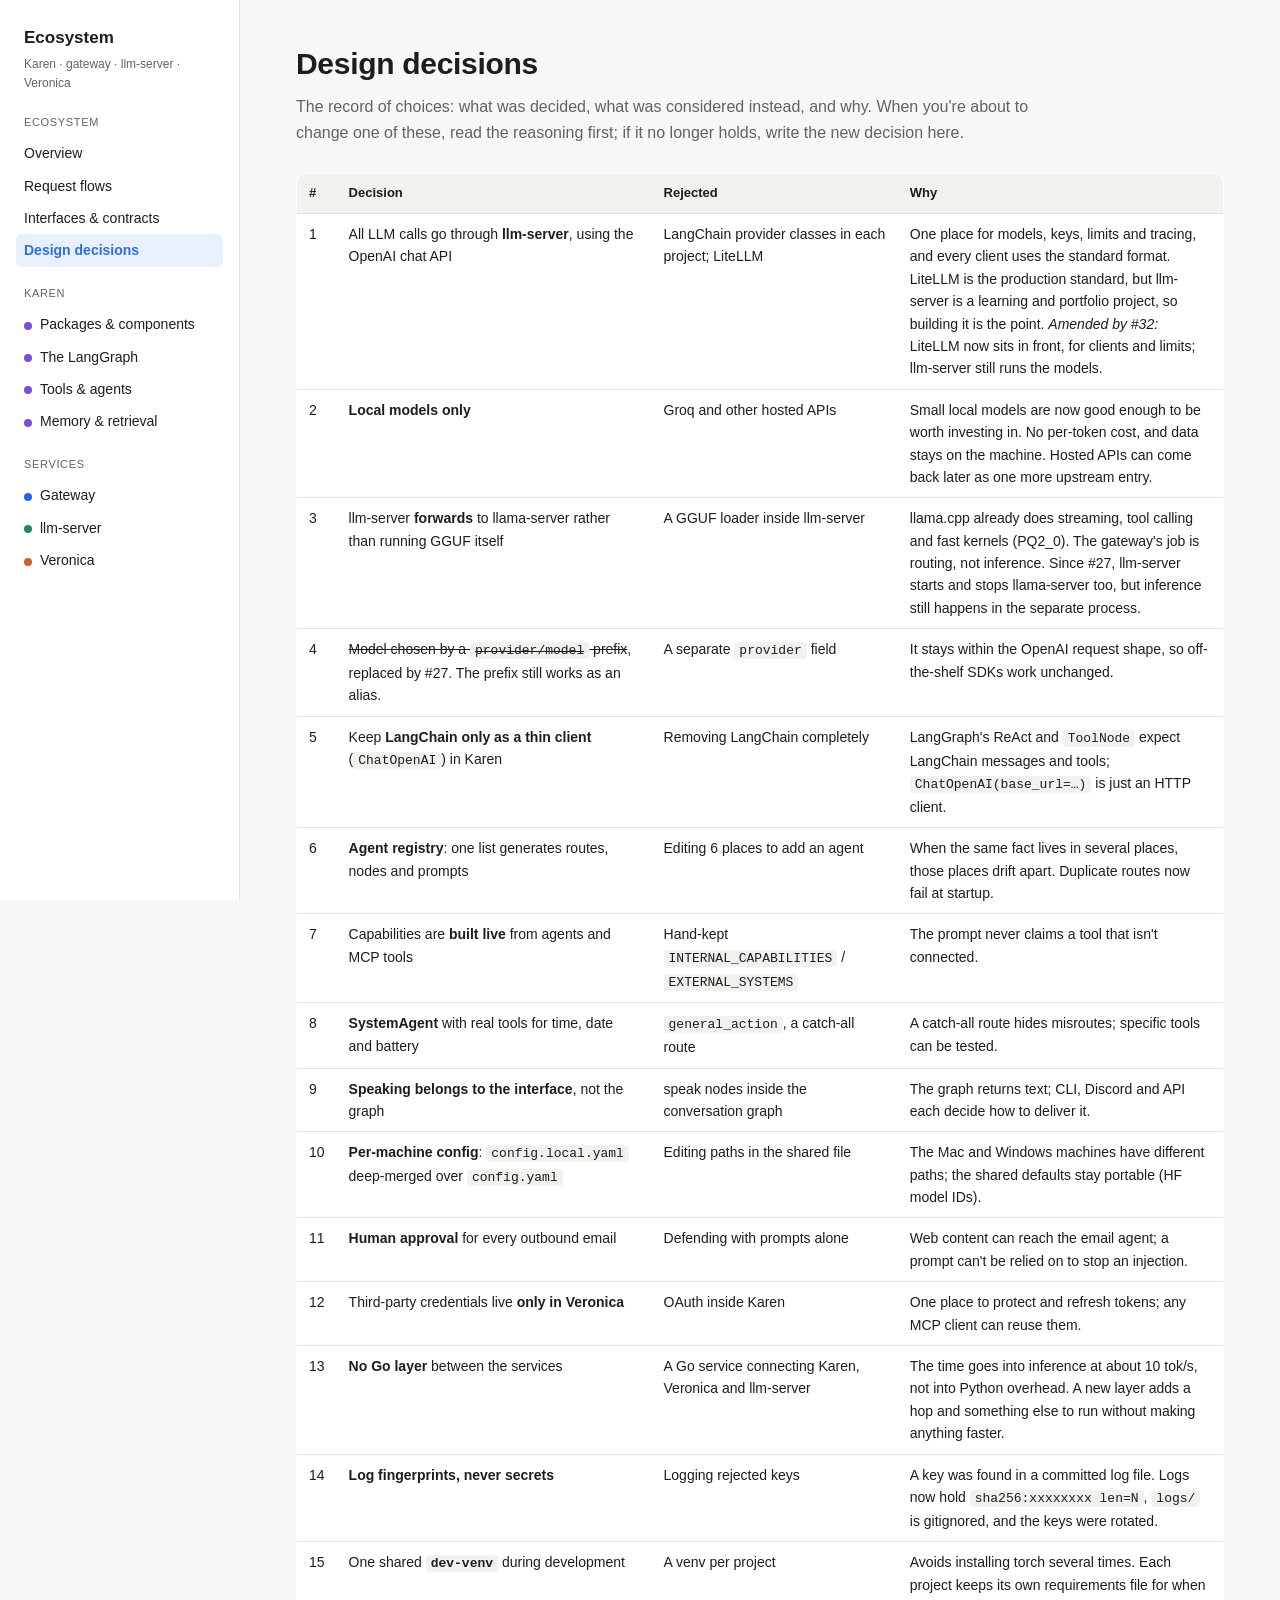
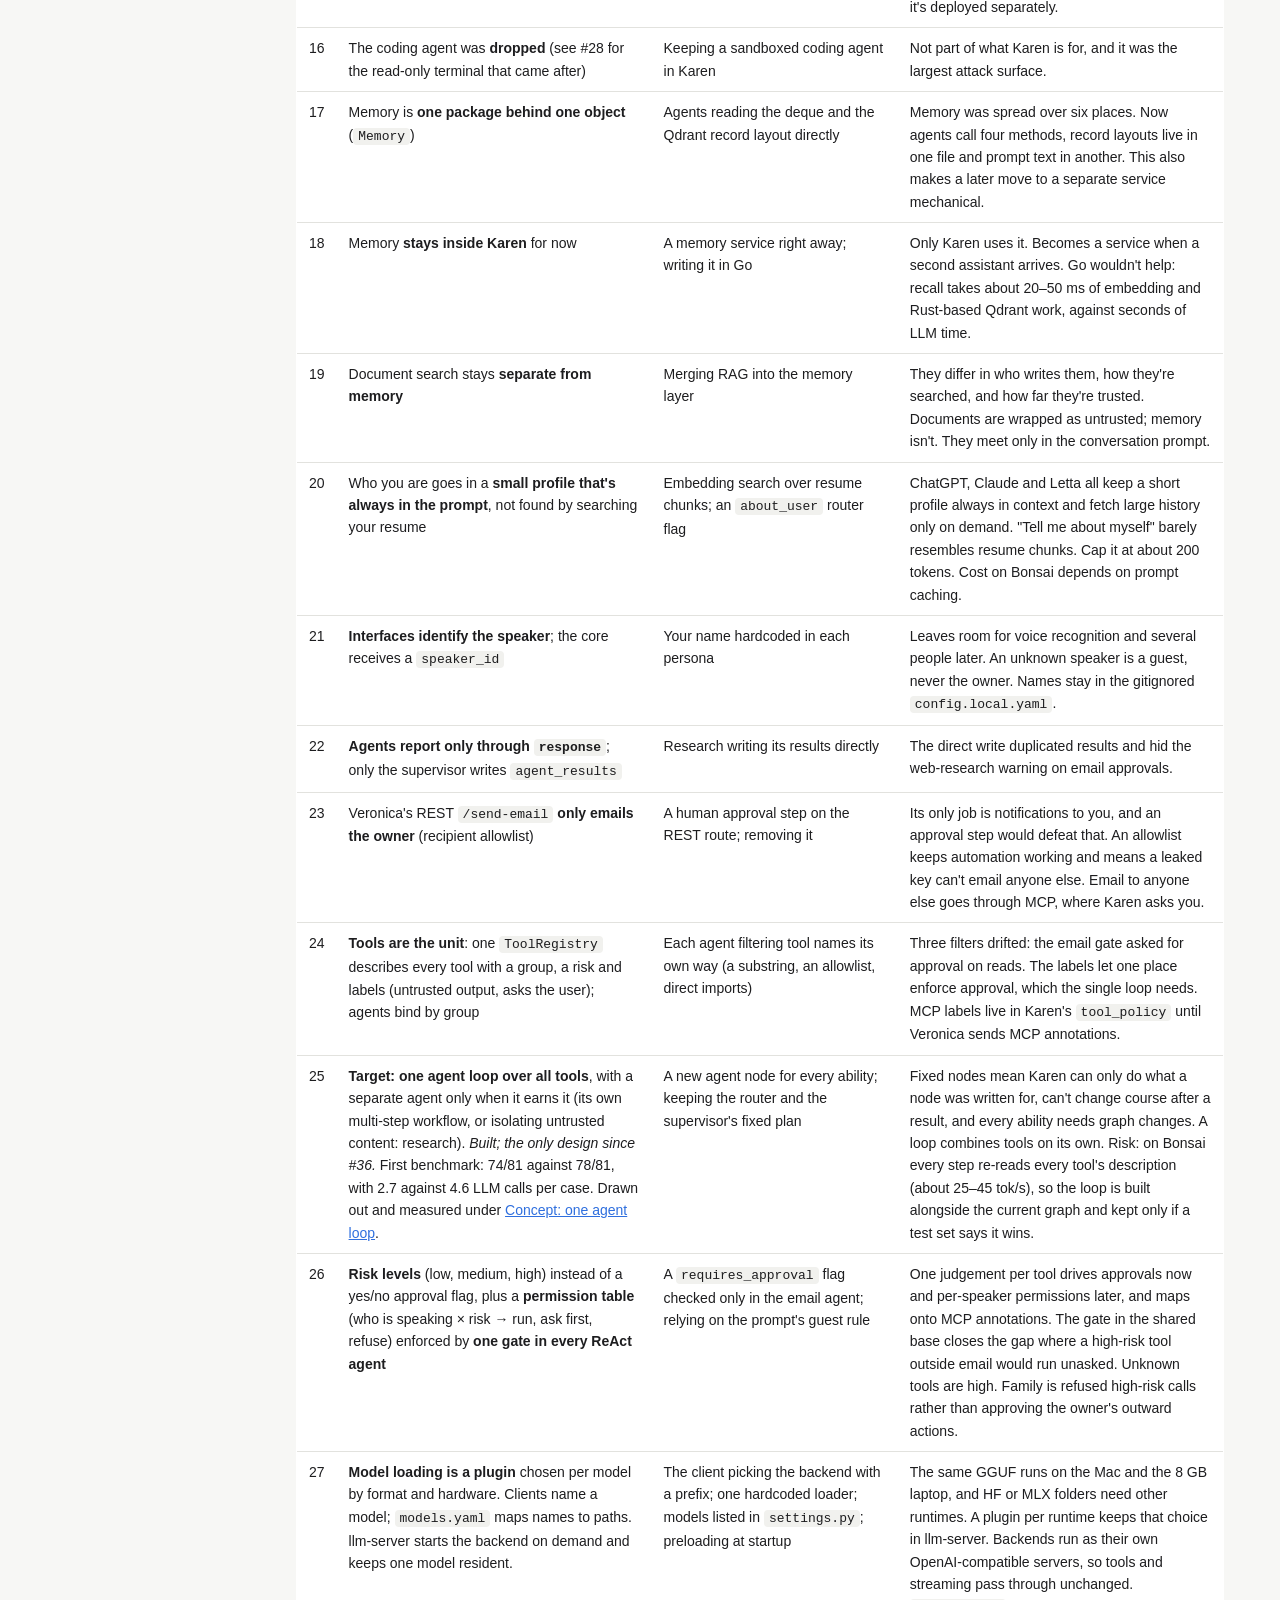
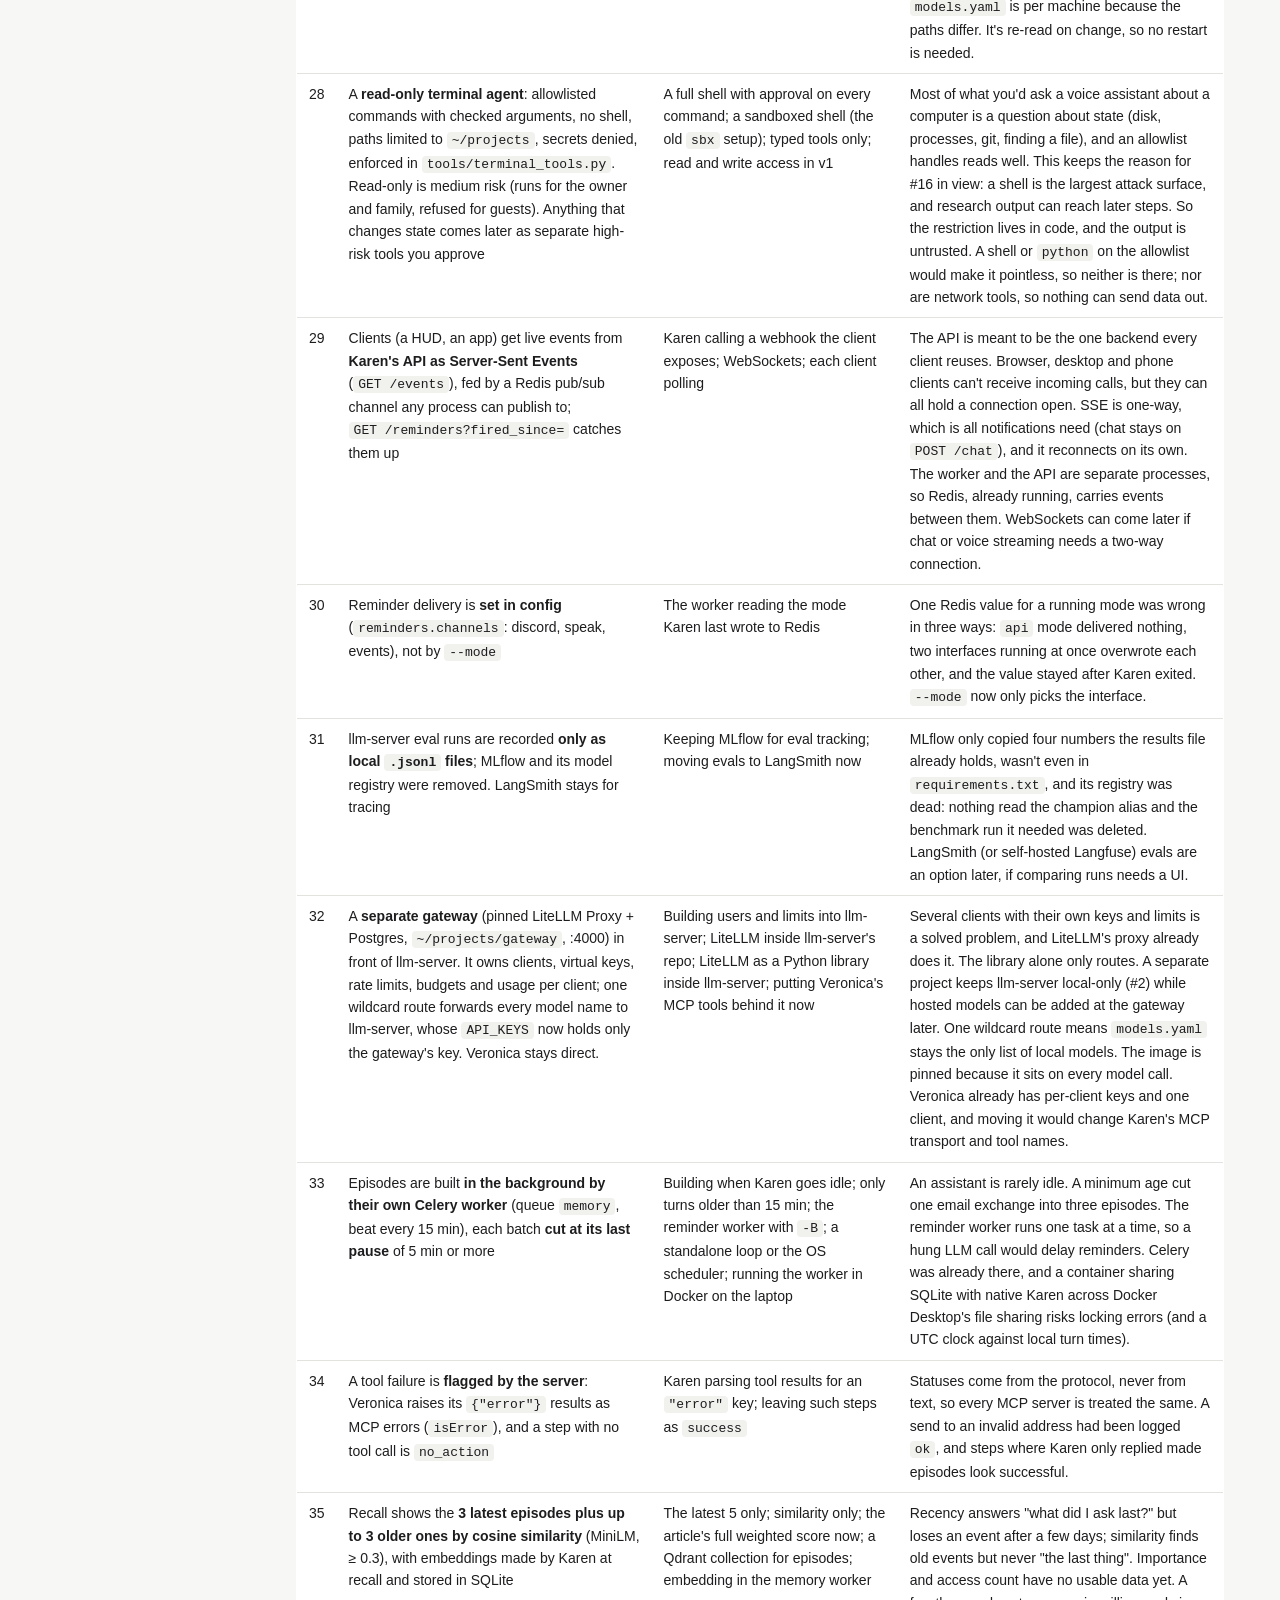
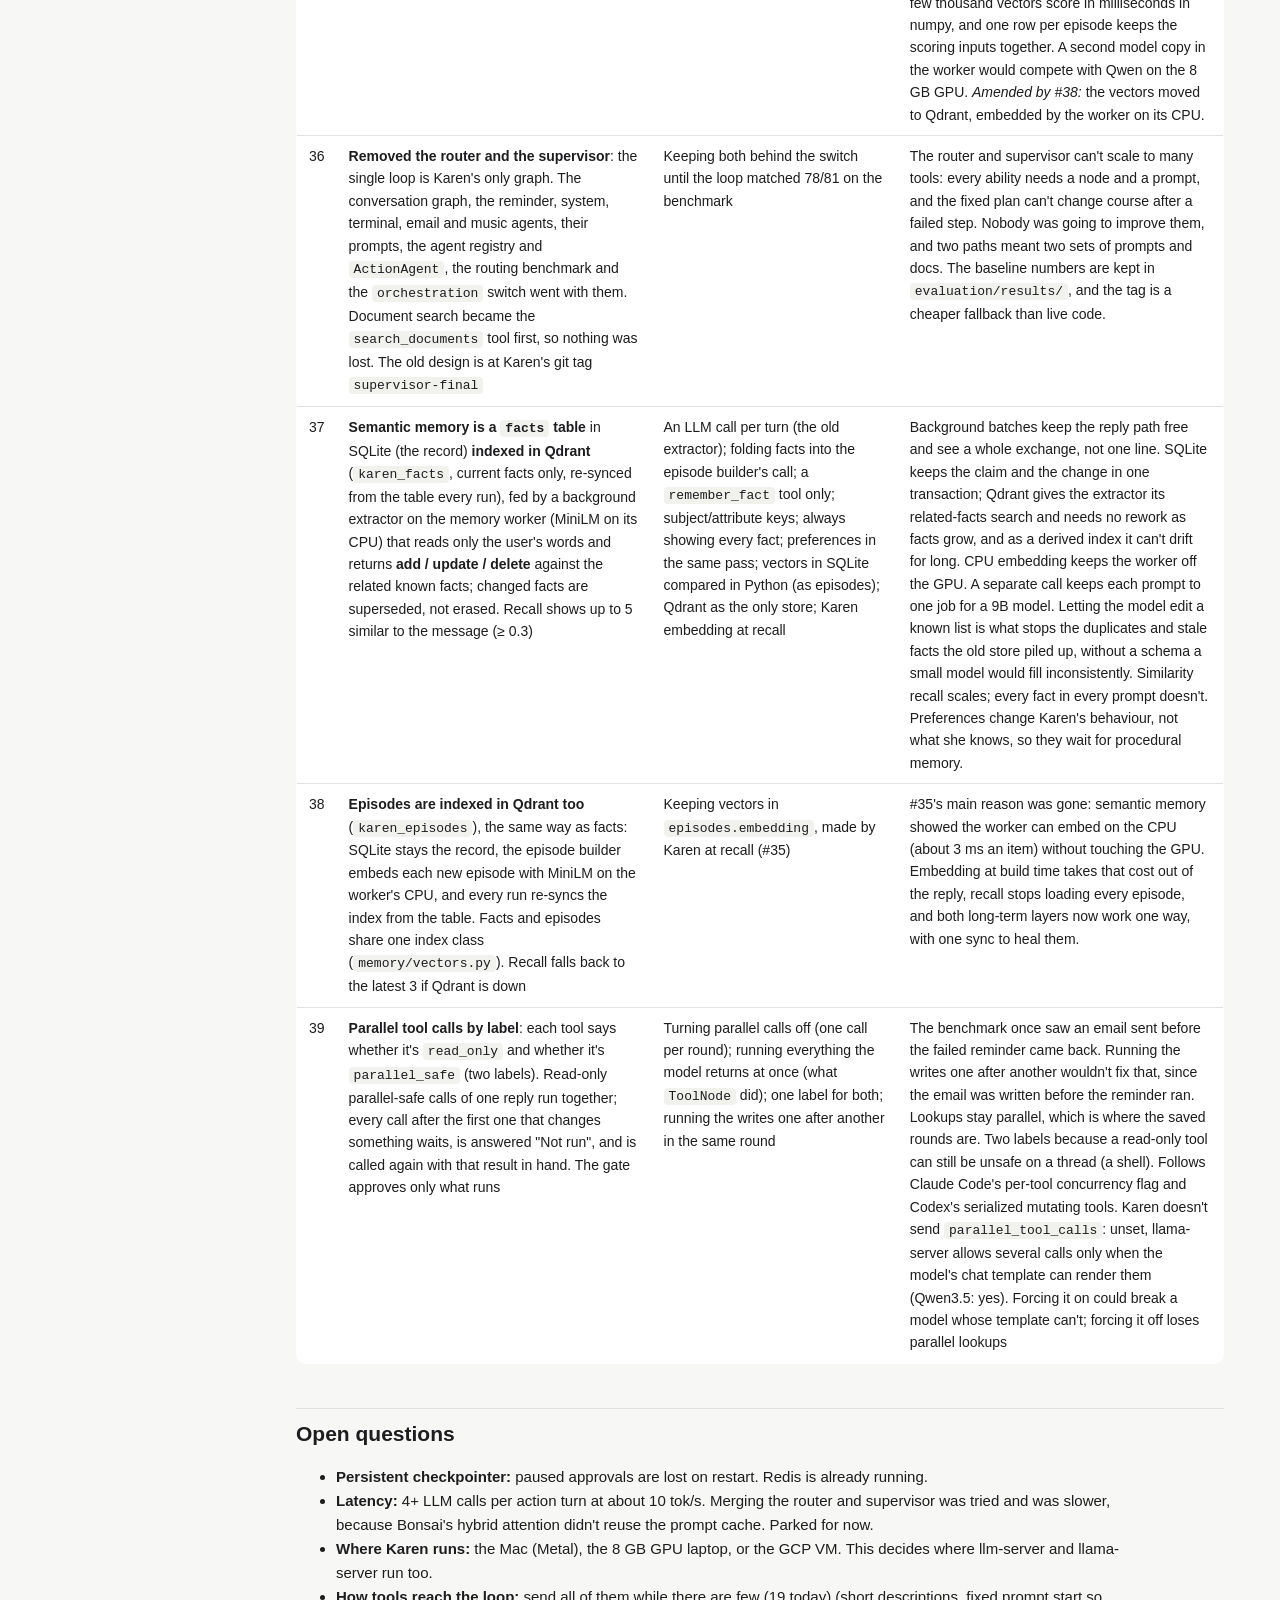
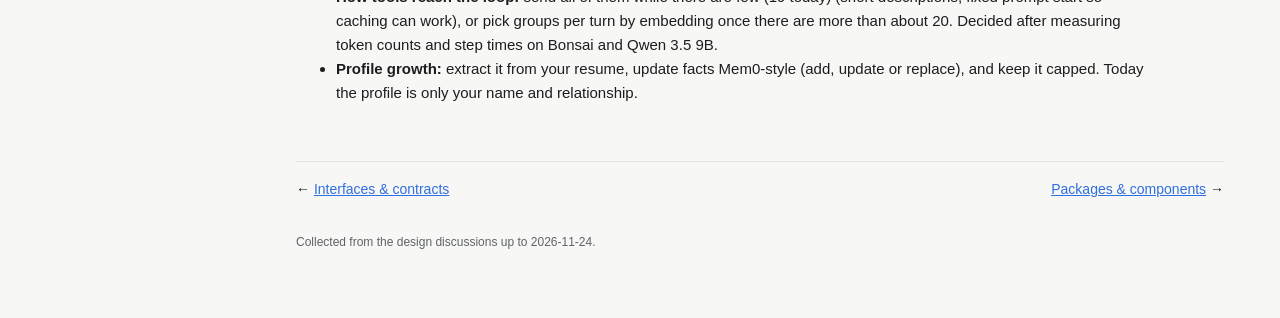
<file: decisions.html>
<!DOCTYPE html>
<html lang="en">
<head>
<meta charset="utf-8">
<meta name="viewport" content="width=device-width, initial-scale=1">
<title>Design decisions · Ecosystem</title>
<link rel="stylesheet" href="assets/style.css">
</head>
<body>
<nav id="nav"></nav>
<main>

<h1>Design decisions</h1>
<p class="lede">The record of choices: what was decided, what was considered instead, and why. When you're about to change one of these, read the reasoning first; if it no longer holds, write the new decision here.</p>

<table>
  <tr><th>#</th><th>Decision</th><th>Rejected</th><th>Why</th></tr>
  <tr><td>1</td><td>All LLM calls go through <strong>llm-server</strong>, using the OpenAI chat API</td><td>LangChain provider classes in each project; LiteLLM</td><td>One place for models, keys, limits and tracing, and every client uses the standard format. LiteLLM is the production standard, but llm-server is a learning and portfolio project, so building it is the point. <em>Amended by #32:</em> LiteLLM now sits in front, for clients and limits; llm-server still runs the models.</td></tr>
  <tr><td>2</td><td><strong>Local models only</strong></td><td>Groq and other hosted APIs</td><td>Small local models are now good enough to be worth investing in. No per-token cost, and data stays on the machine. Hosted APIs can come back later as one more upstream entry.</td></tr>
  <tr><td>3</td><td>llm-server <strong>forwards</strong> to llama-server rather than running GGUF itself</td><td>A GGUF loader inside llm-server</td><td>llama.cpp already does streaming, tool calling and fast kernels (PQ2_0). The gateway's job is routing, not inference. Since #27, llm-server starts and stops llama-server too, but inference still happens in the separate process.</td></tr>
  <tr><td>4</td><td><s>Model chosen by a <code>provider/model</code> prefix</s>, replaced by #27. The prefix still works as an alias.</td><td>A separate <code>provider</code> field</td><td>It stays within the OpenAI request shape, so off-the-shelf SDKs work unchanged.</td></tr>
  <tr><td>5</td><td>Keep <strong>LangChain only as a thin client</strong> (<code>ChatOpenAI</code>) in Karen</td><td>Removing LangChain completely</td><td>LangGraph's ReAct and <code>ToolNode</code> expect LangChain messages and tools; <code>ChatOpenAI(base_url=…)</code> is just an HTTP client.</td></tr>
  <tr><td>6</td><td><strong>Agent registry</strong>: one list generates routes, nodes and prompts</td><td>Editing 6 places to add an agent</td><td>When the same fact lives in several places, those places drift apart. Duplicate routes now fail at startup.</td></tr>
  <tr><td>7</td><td>Capabilities are <strong>built live</strong> from agents and MCP tools</td><td>Hand-kept <code>INTERNAL_CAPABILITIES</code> / <code>EXTERNAL_SYSTEMS</code></td><td>The prompt never claims a tool that isn't connected.</td></tr>
  <tr><td>8</td><td><strong>SystemAgent</strong> with real tools for time, date and battery</td><td><code>general_action</code>, a catch-all route</td><td>A catch-all route hides misroutes; specific tools can be tested.</td></tr>
  <tr><td>9</td><td><strong>Speaking belongs to the interface</strong>, not the graph</td><td>speak nodes inside the conversation graph</td><td>The graph returns text; CLI, Discord and API each decide how to deliver it.</td></tr>
  <tr><td>10</td><td><strong>Per-machine config</strong>: <code>config.local.yaml</code> deep-merged over <code>config.yaml</code></td><td>Editing paths in the shared file</td><td>The Mac and Windows machines have different paths; the shared defaults stay portable (HF model IDs).</td></tr>
  <tr><td>11</td><td><strong>Human approval</strong> for every outbound email</td><td>Defending with prompts alone</td><td>Web content can reach the email agent; a prompt can't be relied on to stop an injection.</td></tr>
  <tr><td>12</td><td>Third-party credentials live <strong>only in Veronica</strong></td><td>OAuth inside Karen</td><td>One place to protect and refresh tokens; any MCP client can reuse them.</td></tr>
  <tr><td>13</td><td><strong>No Go layer</strong> between the services</td><td>A Go service connecting Karen, Veronica and llm-server</td><td>The time goes into inference at about 10 tok/s, not into Python overhead. A new layer adds a hop and something else to run without making anything faster.</td></tr>
  <tr><td>14</td><td><strong>Log fingerprints, never secrets</strong></td><td>Logging rejected keys</td><td>A key was found in a committed log file. Logs now hold <code>sha256:xxxxxxxx len=N</code>, <code>logs/</code> is gitignored, and the keys were rotated.</td></tr>
  <tr><td>15</td><td>One shared <strong><code>dev-venv</code></strong> during development</td><td>A venv per project</td><td>Avoids installing torch several times. Each project keeps its own requirements file for when it's deployed separately.</td></tr>
  <tr><td>16</td><td>The coding agent was <strong>dropped</strong> (see #28 for the read-only terminal that came after)</td><td>Keeping a sandboxed coding agent in Karen</td><td>Not part of what Karen is for, and it was the largest attack surface.</td></tr>
  <tr><td>17</td><td>Memory is <strong>one package behind one object</strong> (<code>Memory</code>)</td><td>Agents reading the deque and the Qdrant record layout directly</td><td>Memory was spread over six places. Now agents call four methods, record layouts live in one file and prompt text in another. This also makes a later move to a separate service mechanical.</td></tr>
  <tr><td>18</td><td>Memory <strong>stays inside Karen</strong> for now</td><td>A memory service right away; writing it in Go</td><td>Only Karen uses it. Becomes a service when a second assistant arrives. Go wouldn't help: recall takes about 20–50 ms of embedding and Rust-based Qdrant work, against seconds of LLM time.</td></tr>
  <tr><td>19</td><td>Document search stays <strong>separate from memory</strong></td><td>Merging RAG into the memory layer</td><td>They differ in who writes them, how they're searched, and how far they're trusted. Documents are wrapped as untrusted; memory isn't. They meet only in the conversation prompt.</td></tr>
  <tr><td>20</td><td>Who you are goes in a <strong>small profile that's always in the prompt</strong>, not found by searching your resume</td><td>Embedding search over resume chunks; an <code>about_user</code> router flag</td><td>ChatGPT, Claude and Letta all keep a short profile always in context and fetch large history only on demand. "Tell me about myself" barely resembles resume chunks. Cap it at about 200 tokens. Cost on Bonsai depends on prompt caching.</td></tr>
  <tr><td>21</td><td><strong>Interfaces identify the speaker</strong>; the core receives a <code>speaker_id</code></td><td>Your name hardcoded in each persona</td><td>Leaves room for voice recognition and several people later. An unknown speaker is a guest, never the owner. Names stay in the gitignored <code>config.local.yaml</code>.</td></tr>
  <tr><td>22</td><td><strong>Agents report only through <code>response</code></strong>; only the supervisor writes <code>agent_results</code></td><td>Research writing its results directly</td><td>The direct write duplicated results and hid the web-research warning on email approvals.</td></tr>
  <tr><td>23</td><td>Veronica's REST <code>/send-email</code> <strong>only emails the owner</strong> (recipient allowlist)</td><td>A human approval step on the REST route; removing it</td><td>Its only job is notifications to you, and an approval step would defeat that. An allowlist keeps automation working and means a leaked key can't email anyone else. Email to anyone else goes through MCP, where Karen asks you.</td></tr>
  <tr><td>24</td><td><strong>Tools are the unit</strong>: one <code>ToolRegistry</code> describes every tool with a group, a risk and labels (untrusted output, asks the user); agents bind by group</td><td>Each agent filtering tool names its own way (a substring, an allowlist, direct imports)</td><td>Three filters drifted: the email gate asked for approval on reads. The labels let one place enforce approval, which the single loop needs. MCP labels live in Karen's <code>tool_policy</code> until Veronica sends MCP annotations.</td></tr>
  <tr><td>25</td><td><strong>Target: one agent loop over all tools</strong>, with a separate agent only when it earns it (its own multi-step workflow, or isolating untrusted content: research). <em>Built; the only design since #36.</em> First benchmark: 74/81 against 78/81, with 2.7 against 4.6 LLM calls per case. Drawn out and measured under <a href="karen-graph.html#concept-single-loop">Concept: one agent loop</a>.</td><td>A new agent node for every ability; keeping the router and the supervisor's fixed plan</td><td>Fixed nodes mean Karen can only do what a node was written for, can't change course after a result, and every ability needs graph changes. A loop combines tools on its own. Risk: on Bonsai every step re-reads every tool's description (about 25–45 tok/s), so the loop is built alongside the current graph and kept only if a test set says it wins.</td></tr>
  <tr><td>26</td><td><strong>Risk levels</strong> (low, medium, high) instead of a yes/no approval flag, plus a <strong>permission table</strong> (who is speaking × risk → run, ask first, refuse) enforced by <strong>one gate in every ReAct agent</strong></td><td>A <code>requires_approval</code> flag checked only in the email agent; relying on the prompt's guest rule</td><td>One judgement per tool drives approvals now and per-speaker permissions later, and maps onto MCP annotations. The gate in the shared base closes the gap where a high-risk tool outside email would run unasked. Unknown tools are high. Family is refused high-risk calls rather than approving the owner's outward actions.</td></tr>
  <tr><td>27</td><td><strong>Model loading is a plugin</strong> chosen per model by format and hardware. Clients name a model; <code>models.yaml</code> maps names to paths. llm-server starts the backend on demand and keeps one model resident.</td><td>The client picking the backend with a prefix; one hardcoded loader; models listed in <code>settings.py</code>; preloading at startup</td><td>The same GGUF runs on the Mac and the 8 GB laptop, and HF or MLX folders need other runtimes. A plugin per runtime keeps that choice in llm-server. Backends run as their own OpenAI-compatible servers, so tools and streaming pass through unchanged. <code>models.yaml</code> is per machine because the paths differ. It's re-read on change, so no restart is needed.</td></tr>
  <tr><td>28</td><td>A <strong>read-only terminal agent</strong>: allowlisted commands with checked arguments, no shell, paths limited to <code>~/projects</code>, secrets denied, enforced in <code>tools/terminal_tools.py</code>. Read-only is medium risk (runs for the owner and family, refused for guests). Anything that changes state comes later as separate high-risk tools you approve</td><td>A full shell with approval on every command; a sandboxed shell (the old <code>sbx</code> setup); typed tools only; read and write access in v1</td><td>Most of what you'd ask a voice assistant about a computer is a question about state (disk, processes, git, finding a file), and an allowlist handles reads well. This keeps the reason for #16 in view: a shell is the largest attack surface, and research output can reach later steps. So the restriction lives in code, and the output is untrusted. A shell or <code>python</code> on the allowlist would make it pointless, so neither is there; nor are network tools, so nothing can send data out.</td></tr>
  <tr><td>29</td><td>Clients (a HUD, an app) get live events from <strong>Karen's API as Server-Sent Events</strong> (<code>GET /events</code>), fed by a Redis pub/sub channel any process can publish to; <code>GET /reminders?fired_since=</code> catches them up</td><td>Karen calling a webhook the client exposes; WebSockets; each client polling</td><td>The API is meant to be the one backend every client reuses. Browser, desktop and phone clients can't receive incoming calls, but they can all hold a connection open. SSE is one-way, which is all notifications need (chat stays on <code>POST /chat</code>), and it reconnects on its own. The worker and the API are separate processes, so Redis, already running, carries events between them. WebSockets can come later if chat or voice streaming needs a two-way connection.</td></tr>
  <tr><td>30</td><td>Reminder delivery is <strong>set in config</strong> (<code>reminders.channels</code>: discord, speak, events), not by <code>--mode</code></td><td>The worker reading the mode Karen last wrote to Redis</td><td>One Redis value for a running mode was wrong in three ways: <code>api</code> mode delivered nothing, two interfaces running at once overwrote each other, and the value stayed after Karen exited. <code>--mode</code> now only picks the interface.</td></tr>
  <tr><td>31</td><td>llm-server eval runs are recorded <strong>only as local <code>.jsonl</code> files</strong>; MLflow and its model registry were removed. LangSmith stays for tracing</td><td>Keeping MLflow for eval tracking; moving evals to LangSmith now</td><td>MLflow only copied four numbers the results file already holds, wasn't even in <code>requirements.txt</code>, and its registry was dead: nothing read the champion alias and the benchmark run it needed was deleted. LangSmith (or self-hosted Langfuse) evals are an option later, if comparing runs needs a UI.</td></tr>
  <tr><td>32</td><td>A <strong>separate gateway</strong> (pinned LiteLLM Proxy + Postgres, <code>~/projects/gateway</code>, :4000) in front of llm-server. It owns clients, virtual keys, rate limits, budgets and usage per client; one wildcard route forwards every model name to llm-server, whose <code>API_KEYS</code> now holds only the gateway's key. Veronica stays direct.</td><td>Building users and limits into llm-server; LiteLLM inside llm-server's repo; LiteLLM as a Python library inside llm-server; putting Veronica's MCP tools behind it now</td><td>Several clients with their own keys and limits is a solved problem, and LiteLLM's proxy already does it. The library alone only routes. A separate project keeps llm-server local-only (#2) while hosted models can be added at the gateway later. One wildcard route means <code>models.yaml</code> stays the only list of local models. The image is pinned because it sits on every model call. Veronica already has per-client keys and one client, and moving it would change Karen's MCP transport and tool names.</td></tr>
  <tr><td>33</td><td>Episodes are built <strong>in the background by their own Celery worker</strong> (queue <code>memory</code>, beat every 15 min), each batch <strong>cut at its last pause</strong> of 5 min or more</td><td>Building when Karen goes idle; only turns older than 15 min; the reminder worker with <code>-B</code>; a standalone loop or the OS scheduler; running the worker in Docker on the laptop</td><td>An assistant is rarely idle. A minimum age cut one email exchange into three episodes. The reminder worker runs one task at a time, so a hung LLM call would delay reminders. Celery was already there, and a container sharing SQLite with native Karen across Docker Desktop's file sharing risks locking errors (and a UTC clock against local turn times).</td></tr>
  <tr><td>34</td><td>A tool failure is <strong>flagged by the server</strong>: Veronica raises its <code>{"error"}</code> results as MCP errors (<code>isError</code>), and a step with no tool call is <code>no_action</code></td><td>Karen parsing tool results for an <code>"error"</code> key; leaving such steps as <code>success</code></td><td>Statuses come from the protocol, never from text, so every MCP server is treated the same. A send to an invalid address had been logged <code>ok</code>, and steps where Karen only replied made episodes look successful.</td></tr>
  <tr><td>35</td><td>Recall shows the <strong>3 latest episodes plus up to 3 older ones by cosine similarity</strong> (MiniLM, &ge; 0.3), with embeddings made by Karen at recall and stored in SQLite</td><td>The latest 5 only; similarity only; the article's full weighted score now; a Qdrant collection for episodes; embedding in the memory worker</td><td>Recency answers "what did I ask last?" but loses an event after a few days; similarity finds old events but never "the last thing". Importance and access count have no usable data yet. A few thousand vectors score in milliseconds in numpy, and one row per episode keeps the scoring inputs together. A second model copy in the worker would compete with Qwen on the 8 GB GPU. <em>Amended by #38:</em> the vectors moved to Qdrant, embedded by the worker on its CPU.</td></tr>
  <tr><td>36</td><td><strong>Removed the router and the supervisor</strong>: the single loop is Karen's only graph. The conversation graph, the reminder, system, terminal, email and music agents, their prompts, the agent registry and <code>ActionAgent</code>, the routing benchmark and the <code>orchestration</code> switch went with them. Document search became the <code>search_documents</code> tool first, so nothing was lost. The old design is at Karen's git tag <code>supervisor-final</code></td><td>Keeping both behind the switch until the loop matched 78/81 on the benchmark</td><td>The router and supervisor can't scale to many tools: every ability needs a node and a prompt, and the fixed plan can't change course after a failed step. Nobody was going to improve them, and two paths meant two sets of prompts and docs. The baseline numbers are kept in <code>evaluation/results/</code>, and the tag is a cheaper fallback than live code.</td></tr>
  <tr><td>37</td><td><strong>Semantic memory is a <code>facts</code> table</strong> in SQLite (the record) <strong>indexed in Qdrant</strong> (<code>karen_facts</code>, current facts only, re-synced from the table every run), fed by a background extractor on the memory worker (MiniLM on its CPU) that reads only the user's words and returns <strong>add / update / delete</strong> against the related known facts; changed facts are superseded, not erased. Recall shows up to 5 similar to the message (&ge; 0.3)</td><td>An LLM call per turn (the old extractor); folding facts into the episode builder's call; a <code>remember_fact</code> tool only; subject/attribute keys; always showing every fact; preferences in the same pass; vectors in SQLite compared in Python (as episodes); Qdrant as the only store; Karen embedding at recall</td><td>Background batches keep the reply path free and see a whole exchange, not one line. SQLite keeps the claim and the change in one transaction; Qdrant gives the extractor its related-facts search and needs no rework as facts grow, and as a derived index it can't drift for long. CPU embedding keeps the worker off the GPU. A separate call keeps each prompt to one job for a 9B model. Letting the model edit a known list is what stops the duplicates and stale facts the old store piled up, without a schema a small model would fill inconsistently. Similarity recall scales; every fact in every prompt doesn't. Preferences change Karen's behaviour, not what she knows, so they wait for procedural memory.</td></tr>
  <tr><td>38</td><td><strong>Episodes are indexed in Qdrant too</strong> (<code>karen_episodes</code>), the same way as facts: SQLite stays the record, the episode builder embeds each new episode with MiniLM on the worker's CPU, and every run re-syncs the index from the table. Facts and episodes share one index class (<code>memory/vectors.py</code>). Recall falls back to the latest 3 if Qdrant is down</td><td>Keeping vectors in <code>episodes.embedding</code>, made by Karen at recall (#35)</td><td>#35's main reason was gone: semantic memory showed the worker can embed on the CPU (about 3 ms an item) without touching the GPU. Embedding at build time takes that cost out of the reply, recall stops loading every episode, and both long-term layers now work one way, with one sync to heal them.</td></tr>
  <tr><td>39</td><td><strong>Parallel tool calls by label</strong>: each tool says whether it's <code>read_only</code> and whether it's <code>parallel_safe</code> (two labels). Read-only parallel-safe calls of one reply run together; every call after the first one that changes something waits, is answered "Not run", and is called again with that result in hand. The gate approves only what runs</td><td>Turning parallel calls off (one call per round); running everything the model returns at once (what <code>ToolNode</code> did); one label for both; running the writes one after another in the same round</td><td>The benchmark once saw an email sent before the failed reminder came back. Running the writes one after another wouldn't fix that, since the email was written before the reminder ran. Lookups stay parallel, which is where the saved rounds are. Two labels because a read-only tool can still be unsafe on a thread (a shell). Follows Claude Code's per-tool concurrency flag and Codex's serialized mutating tools. Karen doesn't send <code>parallel_tool_calls</code>: unset, llama-server allows several calls only when the model's chat template can render them (Qwen3.5: yes). Forcing it on could break a model whose template can't; forcing it off loses parallel lookups</td></tr>
</table>

<h2>Open questions</h2>
<ul>
  <li><strong>Persistent checkpointer:</strong> paused approvals are lost on restart. Redis is already running.</li>
  <li><strong>Latency:</strong> 4+ LLM calls per action turn at about 10 tok/s. Merging the router and supervisor was tried and was slower, because Bonsai's hybrid attention didn't reuse the prompt cache. Parked for now.</li>
  <li><strong>Where Karen runs:</strong> the Mac (Metal), the 8 GB GPU laptop, or the GCP VM. This decides where llm-server and llama-server run too.</li>
  <li><strong>How tools reach the loop:</strong> send all of them while there are few (19 today) (short descriptions, fixed prompt start so caching can work), or pick groups per turn by embedding once there are more than about 20. Decided after measuring token counts and step times on Bonsai and Qwen 3.5 9B.</li>
  <li><strong>Profile growth:</strong> extract it from your resume, update facts Mem0-style (add, update or replace), and keep it capped. Today the profile is only your name and relationship.</li>
</ul>

<div id="pager" class="pager"></div>
<p class="meta">Collected from the design discussions up to 2026-11-24.</p>
</main>
<script src="assets/site.js"></script>
</body>
</html>
</file>
<file: assets/style.css>
:root {
  --bg: #f7f7f5;
  --surface: #ffffff;
  --text: #1d1d1f;
  --muted: #5f6368;
  --border: #e2e2de;
  --accent: #2f6fde;
  --accent-soft: #e8f0fd;
  --karen: #7b4fd6;
  --llm: #1f8a5b;
  --gateway: #2563eb;
  --veronica: #d0602a;
  --infra: #6b7280;
  --warn-bg: #fff6e5;
  --warn-border: #f0b54a;
  --note-bg: #eef5ff;
  --code-bg: #f1f1ee;
  --radius: 10px;
  --mono: ui-monospace, "SF Mono", Menlo, Consolas, monospace;
}

@media (prefers-color-scheme: dark) {
  :root {
    --bg: #141416;
    --surface: #1c1c1f;
    --text: #e8e8ea;
    --muted: #a0a0a8;
    --border: #2e2e33;
    --accent: #6a9cf5;
    --accent-soft: #1f2a40;
    --karen: #a585f0;
    --llm: #4cc38a;
    --gateway: #60a5fa;
    --veronica: #f08a52;
    --infra: #9ca3af;
    --warn-bg: #2d2412;
    --warn-border: #8a6a2a;
    --note-bg: #172235;
    --code-bg: #232327;
  }
}

* { box-sizing: border-box; }

body {
  margin: 0;
  font: 15px/1.6 -apple-system, BlinkMacSystemFont, "Segoe UI", Roboto, sans-serif;
  background: var(--bg);
  color: var(--text);
  display: grid;
  grid-template-columns: 240px 1fr;
  min-height: 100vh;
}

/* ---------- sidebar ---------- */
#nav {
  position: sticky;
  top: 0;
  height: 100vh;
  overflow-y: auto;
  padding: 24px 16px;
  border-right: 1px solid var(--border);
  background: var(--surface);
}
#nav .brand { font-weight: 700; font-size: 17px; margin: 0 8px 4px; }
#nav .brand-sub { color: var(--muted); font-size: 12px; margin: 0 8px 20px; }
#nav .group { color: var(--muted); font-size: 11px; text-transform: uppercase; letter-spacing: .06em; margin: 18px 8px 6px; }
#nav a {
  display: block;
  padding: 5px 8px;
  border-radius: 6px;
  color: var(--text);
  text-decoration: none;
  font-size: 14px;
}
#nav a:hover { background: var(--accent-soft); }
#nav a.active { background: var(--accent-soft); color: var(--accent); font-weight: 600; }
.dot { display: inline-block; width: 8px; height: 8px; border-radius: 50%; margin-right: 8px; vertical-align: middle; }

/* ---------- content ---------- */
main { padding: 40px 56px 80px; max-width: 1100px; }
h1 { font-size: 30px; margin: 0 0 6px; letter-spacing: -.01em; }
.lede { color: var(--muted); font-size: 16px; margin: 0 0 28px; max-width: 760px; }
h2 { font-size: 21px; margin: 44px 0 12px; padding-top: 8px; border-top: 1px solid var(--border); }
h3 { font-size: 16px; margin: 26px 0 8px; }
p, li { max-width: 820px; }
a { color: var(--accent); }
code { font-family: var(--mono); font-size: 13px; background: var(--code-bg); padding: 1px 5px; border-radius: 4px; }
pre { font-family: var(--mono); font-size: 13px; background: var(--code-bg); padding: 14px 16px; border-radius: var(--radius); overflow-x: auto; line-height: 1.5; }
pre code { background: none; padding: 0; }

table { border-collapse: collapse; width: 100%; margin: 12px 0 20px; font-size: 14px; background: var(--surface); border-radius: var(--radius); overflow: hidden; border: 1px solid var(--border); }
th, td { text-align: left; padding: 9px 12px; border-bottom: 1px solid var(--border); vertical-align: top; }
th { background: var(--code-bg); font-weight: 600; font-size: 13px; }
tr:last-child td { border-bottom: none; }
td code { white-space: nowrap; }

.cards { display: grid; grid-template-columns: repeat(auto-fill, minmax(240px, 1fr)); gap: 14px; margin: 16px 0 24px; }
.card {
  background: var(--surface);
  border: 1px solid var(--border);
  border-radius: var(--radius);
  padding: 16px 18px;
  text-decoration: none;
  color: var(--text);
  display: block;
}
a.card:hover { border-color: var(--accent); }
.card h3 { margin: 0 0 6px; font-size: 16px; }
.card p { margin: 0; color: var(--muted); font-size: 14px; }
.card .tag { font-family: var(--mono); font-size: 12px; color: var(--muted); }
.card.karen { border-top: 3px solid var(--karen); }
.card.llm { border-top: 3px solid var(--llm); }
.card.gateway { border-top: 3px solid var(--gateway); }
.card.veronica { border-top: 3px solid var(--veronica); }
.card.infra { border-top: 3px solid var(--infra); }

.diagram {
  background: var(--surface);
  border: 1px solid var(--border);
  border-radius: var(--radius);
  padding: 20px;
  margin: 14px 0 8px;
  overflow-x: auto;
  text-align: center;
}
/* Undo the generic `pre` code styling for diagrams: Mermaid measures label boxes
   inside this element, so a mono font / tall line-height / `white-space: pre`
   here makes labels clip or overflow their boxes. */
pre.mermaid {
  font: 14px/1.3 -apple-system, BlinkMacSystemFont, "Segoe UI", Roboto, sans-serif;
  background: none;
  padding: 0;
  margin: 0;
  overflow: visible;
}
pre.mermaid[data-processed] { white-space: normal; }
.caption { color: var(--muted); font-size: 13px; margin: 0 0 20px; }

.callout { border-left: 4px solid var(--accent); background: var(--note-bg); padding: 12px 16px; border-radius: 0 var(--radius) var(--radius) 0; margin: 16px 0; max-width: 820px; }
.callout.warn { border-left-color: var(--warn-border); background: var(--warn-bg); }
.callout p { margin: 4px 0; }

.pill { display: inline-block; font-size: 11px; font-weight: 600; padding: 1px 8px; border-radius: 99px; border: 1px solid currentColor; vertical-align: middle; }
.pill.karen { color: var(--karen); }
.pill.llm { color: var(--llm); }
.pill.gateway { color: var(--gateway); }
.pill.veronica { color: var(--veronica); }
.pill.infra { color: var(--infra); }

.steps { counter-reset: step; list-style: none; padding: 0; }
.steps > li { counter-increment: step; position: relative; padding: 0 0 12px 38px; }
.steps > li::before {
  content: counter(step);
  position: absolute; left: 0; top: 0;
  width: 26px; height: 26px; border-radius: 50%;
  background: var(--accent-soft); color: var(--accent);
  font-weight: 700; font-size: 13px; text-align: center; line-height: 26px;
}

.pager { display: flex; justify-content: space-between; margin-top: 56px; padding-top: 16px; border-top: 1px solid var(--border); font-size: 14px; }
.meta { color: var(--muted); font-size: 12px; margin-top: 32px; }

@media (max-width: 860px) {
  body { grid-template-columns: 1fr; }
  #nav { position: static; height: auto; border-right: none; border-bottom: 1px solid var(--border); }
  main { padding: 28px 20px 60px; }
}

/* ---------- diagram zoom controls (added by site.js) ---------- */
.diagram-wrap { position: relative; }
.zoom-bar {
  position: absolute; top: 8px; right: 8px; z-index: 2;
  display: flex; align-items: center; gap: 2px;
  background: var(--surface); border: 1px solid var(--border); border-radius: 8px;
  padding: 2px; box-shadow: 0 1px 3px rgba(0,0,0,.08);
}
.zoom-bar button {
  font: 600 13px/1 -apple-system, BlinkMacSystemFont, "Segoe UI", sans-serif;
  color: var(--text); background: none; border: none; border-radius: 6px;
  min-width: 28px; height: 26px; padding: 0 6px; cursor: pointer;
}
.zoom-bar button:hover { background: var(--accent-soft); color: var(--accent); }
.zoom-bar button:focus-visible { outline: 2px solid var(--accent); outline-offset: 1px; }
.zoom-level { font-size: 12px; color: var(--muted); min-width: 40px; text-align: center; font-variant-numeric: tabular-nums; }
</file>
